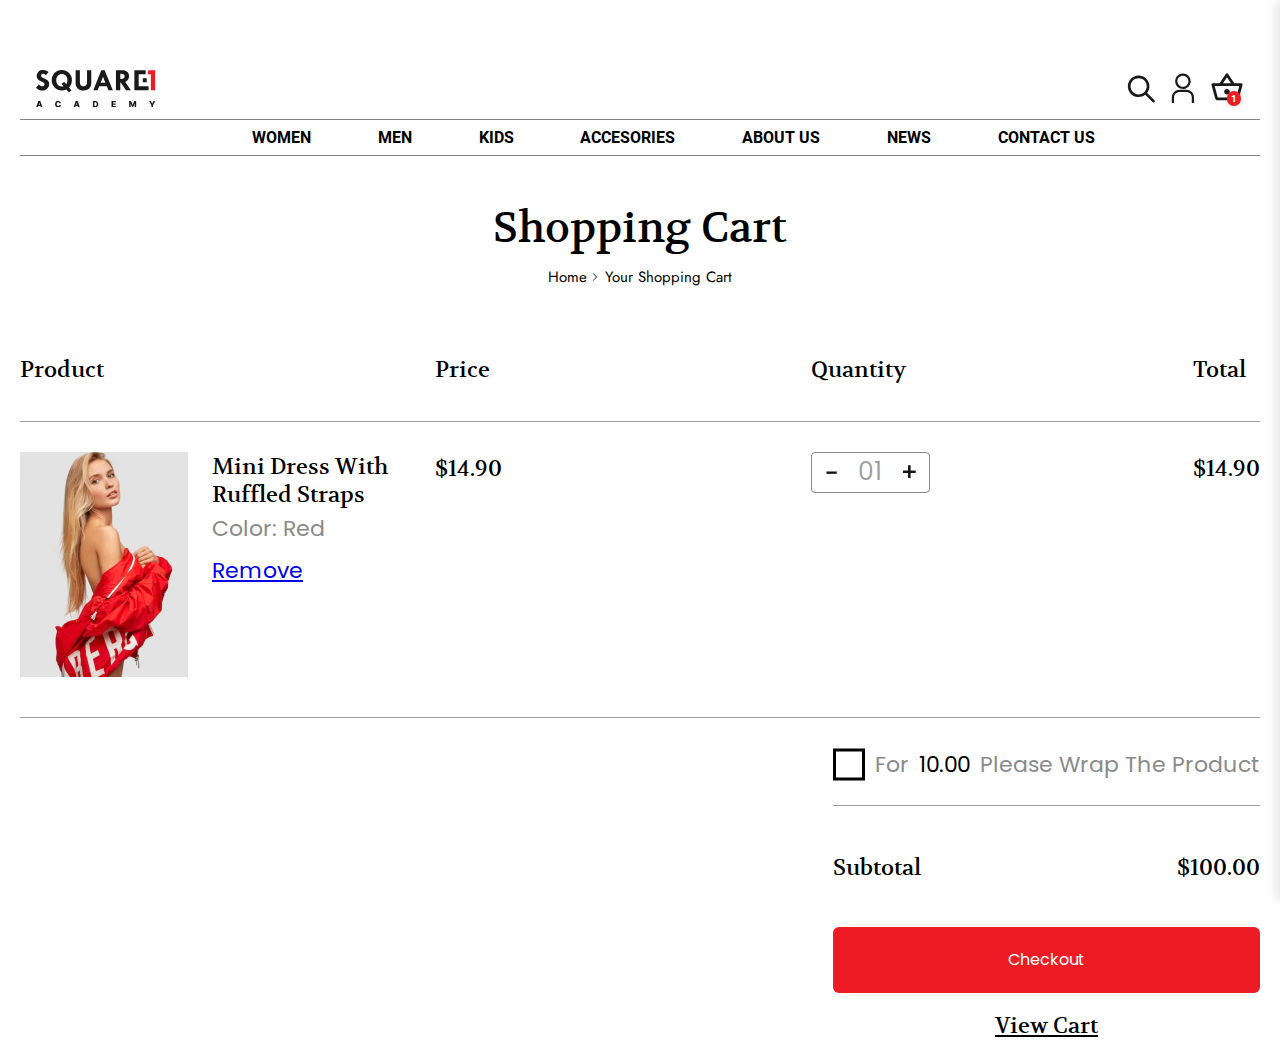
<file: cartpage.html>
<!DOCTYPE html>
<html lang="en">
<head>
    <meta charset="UTF-8">
    <meta name="viewport" content="width=device-width, initial-scale=1.0">
    <title>Cart page</title>
    <link rel="stylesheet" href="/styles/cartpage.css">

</head>
<body>
    <header class="header">
        <div class="top">
            <div>
                <div><img src="/assets/img/svg/Sqlogo.svg" alt="Square Academy Store Logo" width="120" height="37" class="img-logo"></div>
                <div class="icons">
                    <span><img src="/assets/img/svg/lupa.svg" alt="search button"></span>
                    <span class="person"><img src="/assets/img/svg/person.svg" alt="profile button"></span>
                    <div class="dynamic-cart">
                        <span id="open-cart-btn"><img src="/assets/img/svg/shopping_basket.svg" alt="shopping cart button"></span>
                        <span id="cart-count">1</span>
                    </div>
                    <span class="menu-toggle"><img src="/assets/img/svg/menu.svg" alt="menu toggle"></span>
                </div>
            </div>
        </div>
        <nav class="top" id="top-nav">
            <ul>
                <li><div class="person-nav">
                    <img src="/assets/img/svg/person.svg" alt="">
                    <span>MY PROFILE</span>
                </div></li>
                <li><a href="/Shoppage.html"><span>WOMEN</span></a></li>
                <li><span>MEN</span></li>
                <li><span>KIDS</span></li>
                <li><span>ACCESORIES</span></li>
                <li><span>ABOUT US</span></li>
                <li><span>NEWS</span></li>
                <li><span>CONTACT US</span></li>
            </ul>

        </nav>
    </header>
    <main>
        <div class="first-container">
            <section class="intro-content">
                <p class="cart-title">Shopping Cart</p>
                <div class="root">
                    <span>Home</span>
                    <span><img src="/assets/img/svg/iconos/mayor.svg" alt=""></span>
                    <span>Your Shopping Cart</span>
                </div>
            </section>
            <div class="all">
                <table class="desktop-table">
                    <thead>
                        <tr>
                            <th>Product</th>
                            <th>Price</th>
                            <th>Quantity</th>
                            <th>Total</th>
                        </tr>
                    </thead>
                    <tbody>
                        <tr>
                            <td class="product">
                                <img src="/assets/img/cart-image.png" alt="">
                                <div class="product-info">
                                    <p class="principal">Mini Dress With<br>Ruffled Straps</p>
                                    <div class="secondary">
                                        <p>Color: Red</p>
                                        <a href="#" class="btn">Remove</a>
                                    </div>
                                </div>
                            </td>
                            <td>
                                <p>14.90</p>
                            </td>
                            <td>
                                <div class="quantity">
                                <span><img src="/assets/img/svg/iconos/bold-.svg" alt=""></span>
                                <span class="number">01</span>
                                <span><img src="/assets/img/svg/iconos/bold+.svg" alt=""></span>
                                </div>
                            </td>
                            <td>
                                <p>14.90</p>
                            </td>
                        </tr>
                    </tbody>
                </table>
                <table>
                    <div class="mobile-table">
                        <div class="fila">
                            <div class="column1">
                                <div class="header">Product</div>
                                <div class="content">
                                    <div class="product">
                                        <img src="/assets/img/cart-image.png" alt="">
                                        <div class="product-info">
                                            <p class="principal">Mini Dress With<br>Ruffled Straps</p>
                                            <div class="secondary">
                                                <p>Color: Red</p>
                                                <a href="#" class="btn">Remove</a>
                                            </div>
                                        </div>
                                    </div>
                                </div>
                            </div>
                        </div>
                        <div class="fila">
                            <div class="column">
                                <div class="header">Price</div>
                                <div class="content"><p class="price">14.90</p></div>
                            </div>
                        </div>
                        <div class="fila">
                            <div class="column">
                                <div class="header">Quantity</div>
                                <div class="content">
                                    <div class="quantity">
                                        <span><img src="/assets/img/svg/iconos/bold-.svg" alt=""></span>
                                        <span class="number">01</span>
                                        <span><img src="/assets/img/svg/iconos/bold+.svg" alt=""></span>
                                    </div>
                                </div>
                            </div>
                        </div>
                        <div class="fila">
                            <div class="column">
                                <div class="header">Total</div>
                                <div class="content"><p class="price">14.90</p></div>
                            </div>
                        </div>
                    </div>
                </table>
                <section class="bottom">
                    <div class="wrap">
                        <div class="wrap-child">
                            <img src="/assets/img/svg/iconos/check.svg" alt="">
                            <span>For</span>
                            <span>10.00</span>
                            <span>Please Wrap The Product</span>
                        </div>
                    </div>
                    <div class="subtotal">
                        <span>Subtotal</span>
                        <span class="number">100.00</span>
                    </div>
                    <a href="/checkout.html"><button>Checkout</button></a>
                    <a href="">View Cart</a>
                </section>
            </div>
        </div>
    </main>
    <section id="mini-cart">
        <div class="text-primary">
            <div class="first">
                <p>Shopping Cart</p>
                <button id="close-cart-btn"><img src="/assets/img/svg/iconos/Cancel.svg" alt=""></button>
            </div>
            <div class="secondary">
                <span>Buy</span>
                <span><strong>122.35</strong></span>
                <span>More And Get</span>
                <span><strong>Free Shipping</strong></span>
            </div>
        </div>
        <div class="product-sec">
            <img src="/assets/img/cart-image.png" alt="">
            <div class="product-info">
                <p><strong>Denim Jacket</strong></p>
                <p>Color: Red</p>
                <p>14.90</p>
                <div class="quantity">
                    <span><img src="/assets/img/svg/iconos/bold-.svg" alt=""></span>
                    <span class="number">01</span>
                    <span><img src="/assets/img/svg/iconos/bold+.svg" alt=""></span>
                </div>
                
            </div>
        </div>
        <section class="bottom">
            <div class="wrap">
                <div class="wrap-child">
                    <img src="/assets/img/svg/iconos/check.svg" alt="">
                    <span>For</span>
                    <span>10.00</span>
                    <span>Please Wrap The Product</span>
                </div>
            </div>
            <div class="subtotal">
                <span>Subtotal</span>
                <span class="number">100.00</span>
            </div>
            <a href="/checkout.html"><button>Checkout</button></a>
            <a href="">View Cart</a>
        </section>
   </section>
   <script src="/scripts/mini-cart.js"></script>
    <script src="/scripts/menu-toggle.js"></script>
</body>
</html>
</file>
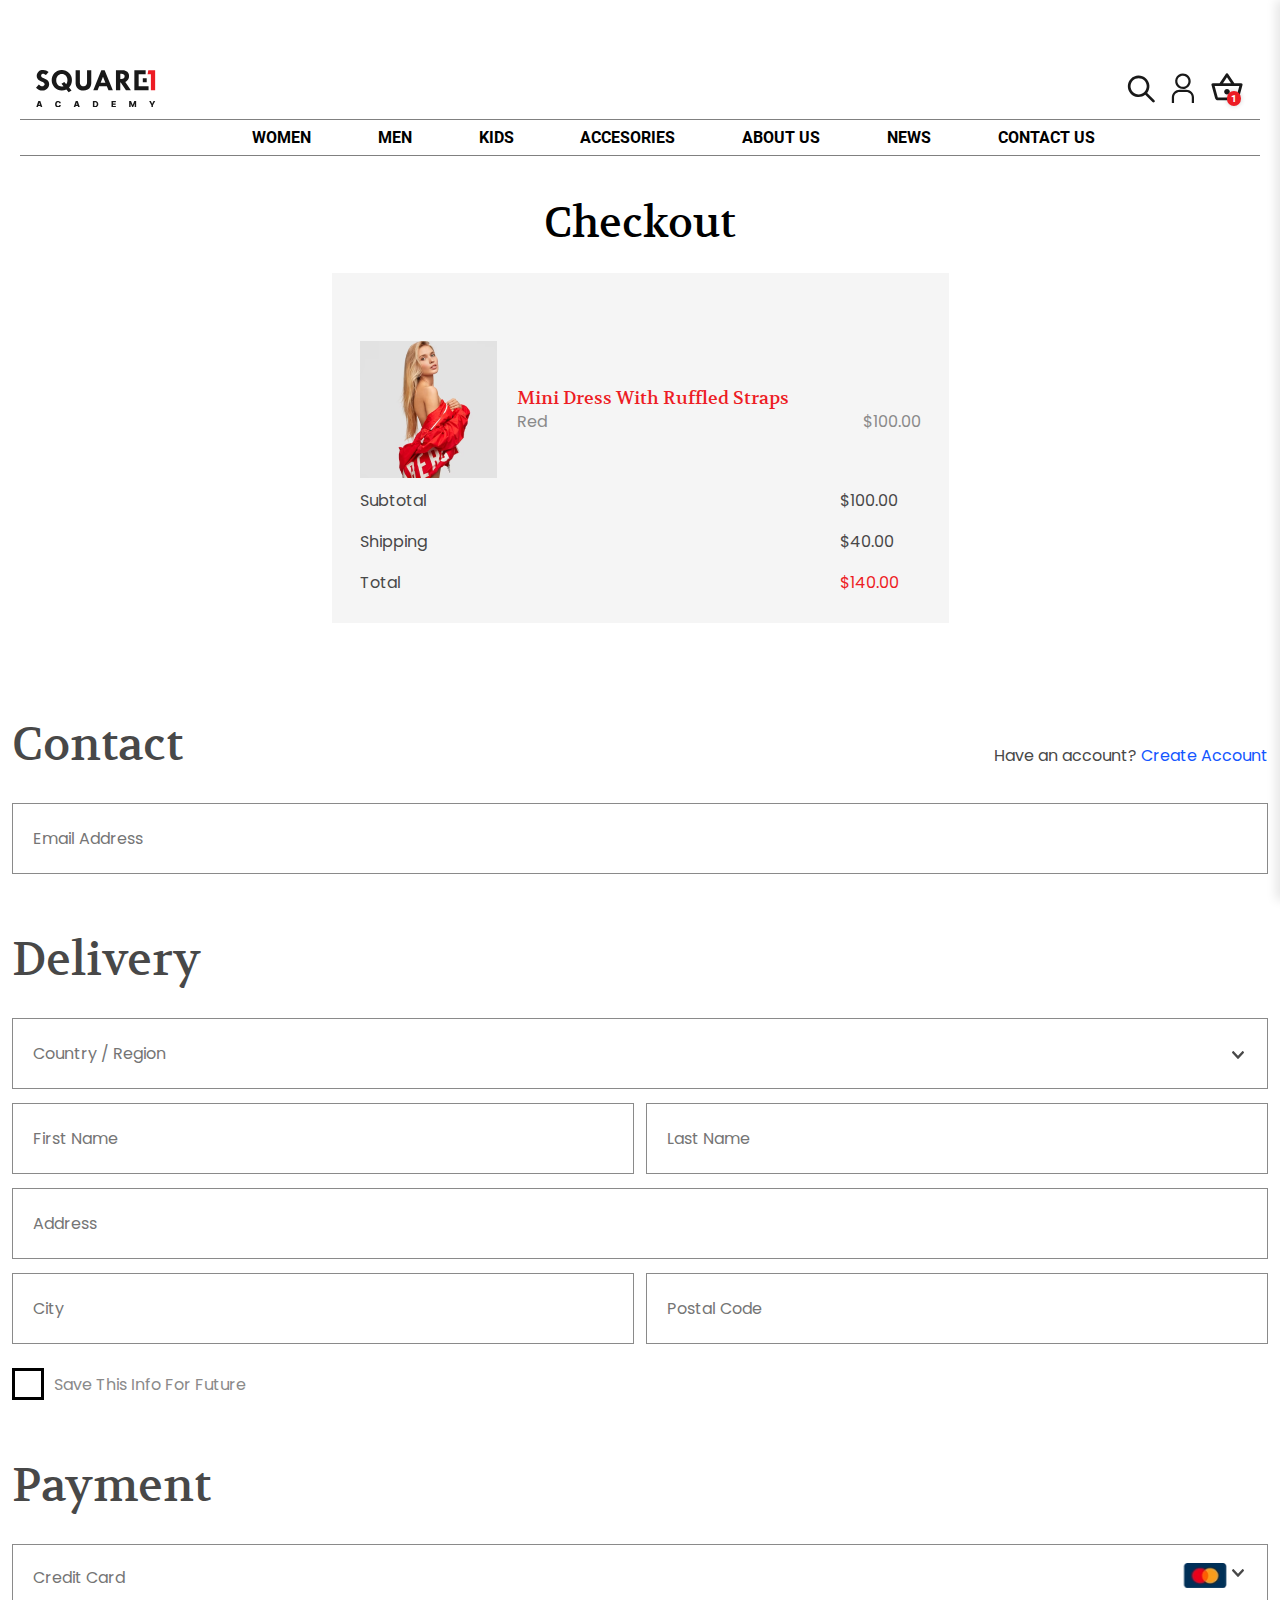
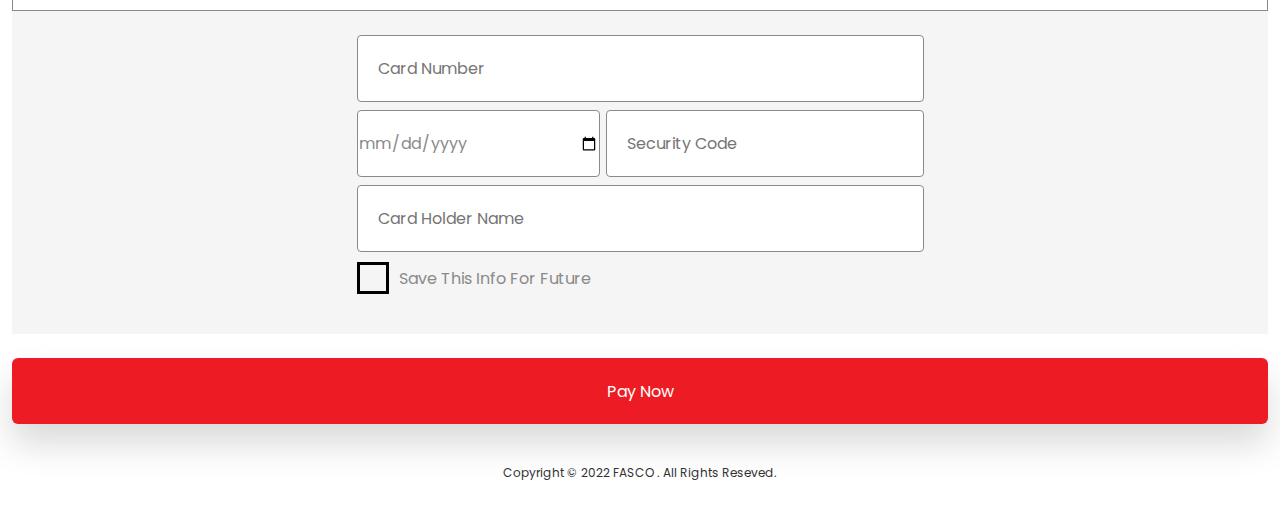
<file: checkout.html>
<!DOCTYPE html>
<html lang="en">
<head>
    <meta charset="UTF-8">
    <meta name="viewport" content="width=device-width, initial-scale=1.0">
    <title>Checkout Page</title>
    <link rel="stylesheet" href="/styles/checkout.css">

</head>
<body>
    <header class="header">
        <div class="top">
            <div>
                <div><img src="/assets/img/svg/Sqlogo.svg" alt="Square Academy Store Logo" width="120" height="37" class="img-logo"></div>
                <div class="icons">
                    <span><img src="/assets/img/svg/lupa.svg" alt="search button"></span>
                    <span class="person"><img src="/assets/img/svg/person.svg" alt="profile button"></span>
                    <div class="dynamic-cart">
                        <span id="open-cart-btn"><img src="/assets/img/svg/shopping_basket.svg" alt="shopping cart button"></span>
                        <span id="cart-count">1</span>
                    </div>
                    <span class="menu-toggle"><img src="/assets/img/svg/menu.svg" alt="menu toggle"></span>
                </div>
            </div>
        </div>
        <nav class="top" id="top-nav">
            <ul>
                <li><div class="person-nav">
                    <img src="/assets/img/svg/person.svg" alt="">
                    <span>MY PROFILE</span>
                </div></li>
                <li><a href="/Shoppage.html"><span>WOMEN</span></a></li>
                <li><span>MEN</span></li>
                <li><span>KIDS</span></li>
                <li><span>ACCESORIES</span></li>
                <li><span>ABOUT US</span></li>
                <li><span>NEWS</span></li>
                <li><span>CONTACT US</span></li>
            </ul>
        </nav>
    </header>
    <main>
        <div class="div-container">
            <p class="general-title">Checkout</p>
            <div class="checkout-form">
                <div class="contact">
                    <div class="contact-txt">
                        <span class="primary-title">Contact</span>
                        <div class="secondary-txt">
                            <span>Have an account?</span>
                            <a href="#" class="create">Create Account</a>
                        </div>
                    </div>
                    <input type="text" name="email" id="email" placeholder="Email Address">
                </div>
                <div class="delivery">
                    <p class="primary-title">Delivery</p>
                    <div class="delivery-form">
                        <div class="country-input">
                            <input type="text" name="country" id="country" placeholder="Country / Region">
                            <span><img src="/assets/img/svg/iconos/despli.svg" alt=""></span>
                        </div>
                        <input type="text" name="firstName" id="firstName" placeholder="First Name">
                        <input type="text" name="lastName" id="lastName" placeholder="Last Name">
                        <input type="text" name="address" id="address" placeholder="Address">
                        <input type="text" name="city" id="city" placeholder="City">
                        <input type="text" name="postalCode" id="postalCode" placeholder="Postal Code">
                    </div>
                    <div class="save-info">
                        <img src="/assets/img/svg/iconos/check.svg" alt="">
                        <span>Save This Info For Future</span>
                    </div>
                </div>
                <div class="payment">
                    <p class="primary-title">Payment</p>
                    <div class="global">
                        <div class="credit-card">
                            <input type="text" name="card" id="card" placeholder="Credit Card">
                            <div class="card-img">
                                <span><img src="/assets/img/svg/iconos/card.png" alt=""></span>
                                <span><img src="/assets/img/svg/iconos/despli.svg" alt=""></span>
                            </div>
                        </div>
                        <div class="payment-container">
                            <div class="card-form">
                                <input type="number" name="cardNumber" id="cardNumber" placeholder="Card Number">
                                <input type="date" name="expirationDate" id="expirationDate" placeholder="Expiration Date">
                                <input type="number" name="securityCode" id="secuirityCode" placeholder="Security Code">
                                <input type="text" name="cardHolder" id="cardHolder" placeholder="Card Holder Name">
                            </div>
                            <div class="save-info">
                                <img src="/assets/img/svg/iconos/check.svg" alt="">
                                <span>Save This Info For Future</span>
                            </div>
                        
                        </div>
                    </div>
                    <button class="pay">Pay Now</button>
                    <footer>Copyright © 2022 FASCO . All Rights Reseved.</footer>
                   
                </div>
            </div>
            <div class="calculated">
               <div class="total-box">
                <div class="product">
                    <img src="/assets/img/mini.png" alt="">
                    <div class="prod-info">
                        <figcaption>Mini Dress With Ruffled Straps</figcaption>
                        <div class="calculated-info">
                            <span>Red</span>
                            <span>100.00</span>
                        </div>
                    </div>
                </div>
                <div class="cal-total">
                    <div class="cal-subtotal">
                        <span>Subtotal</span>
                        <span>100.00</span>
                    </div>
                    <div class="shipping">
                        <span>Shipping</span>
                        <span>40.00</span>
                    </div>
                    <div class="total">
                        <span>Total</span>
                        <span>140.00</span>
                    </div>
                </div>
               </div>
            </div>
            
        </div>
    </main>
    <section id="mini-cart">
        <div class="text-primary">
            <div class="first">
                <p>Shopping Cart</p>
                <button id="close-cart-btn"><img src="/assets/img/svg/iconos/Cancel.svg" alt=""></button>
            </div>
            <div class="secondary">
                <span>Buy</span>
                <span><strong>122.35</strong></span>
                <span>More And Get</span>
                <span><strong>Free Shipping</strong></span>
            </div>
        </div>
        <div class="product-sec">
            <img src="/assets/img/cart-image.png" alt="">
            <div class="product-info">
                <p><strong>Denim Jacket</strong></p>
                <p>Color: Red</p>
                <p>14.90</p>
                <div class="quantity">
                    <span><img src="/assets/img/svg/iconos/bold-.svg" alt=""></span>
                    <span class="number">01</span>
                    <span><img src="/assets/img/svg/iconos/bold+.svg" alt=""></span>
                </div>
                
            </div>
        </div>
        <section class="bottom">
            <div class="wrap">
                <div class="wrap-child">
                    <img src="/assets/img/svg/iconos/check.svg" alt="">
                    <span>For</span>
                    <span>10.00</span>
                    <span>Please Wrap The Product</span>
                </div>
            </div>
            <div class="subtotal">
                <span>Subtotal</span>
                <span class="number">100.00</span>
            </div>
            <button>Checkout</button>
            <a href="/cartpage.html">View Cart</a>
        </section>
   </section>
    <script src="/scripts/mini-cart.js"></script>
    <script src="/scripts/menu-toggle.js"></script>
</body>
</html>
</file>
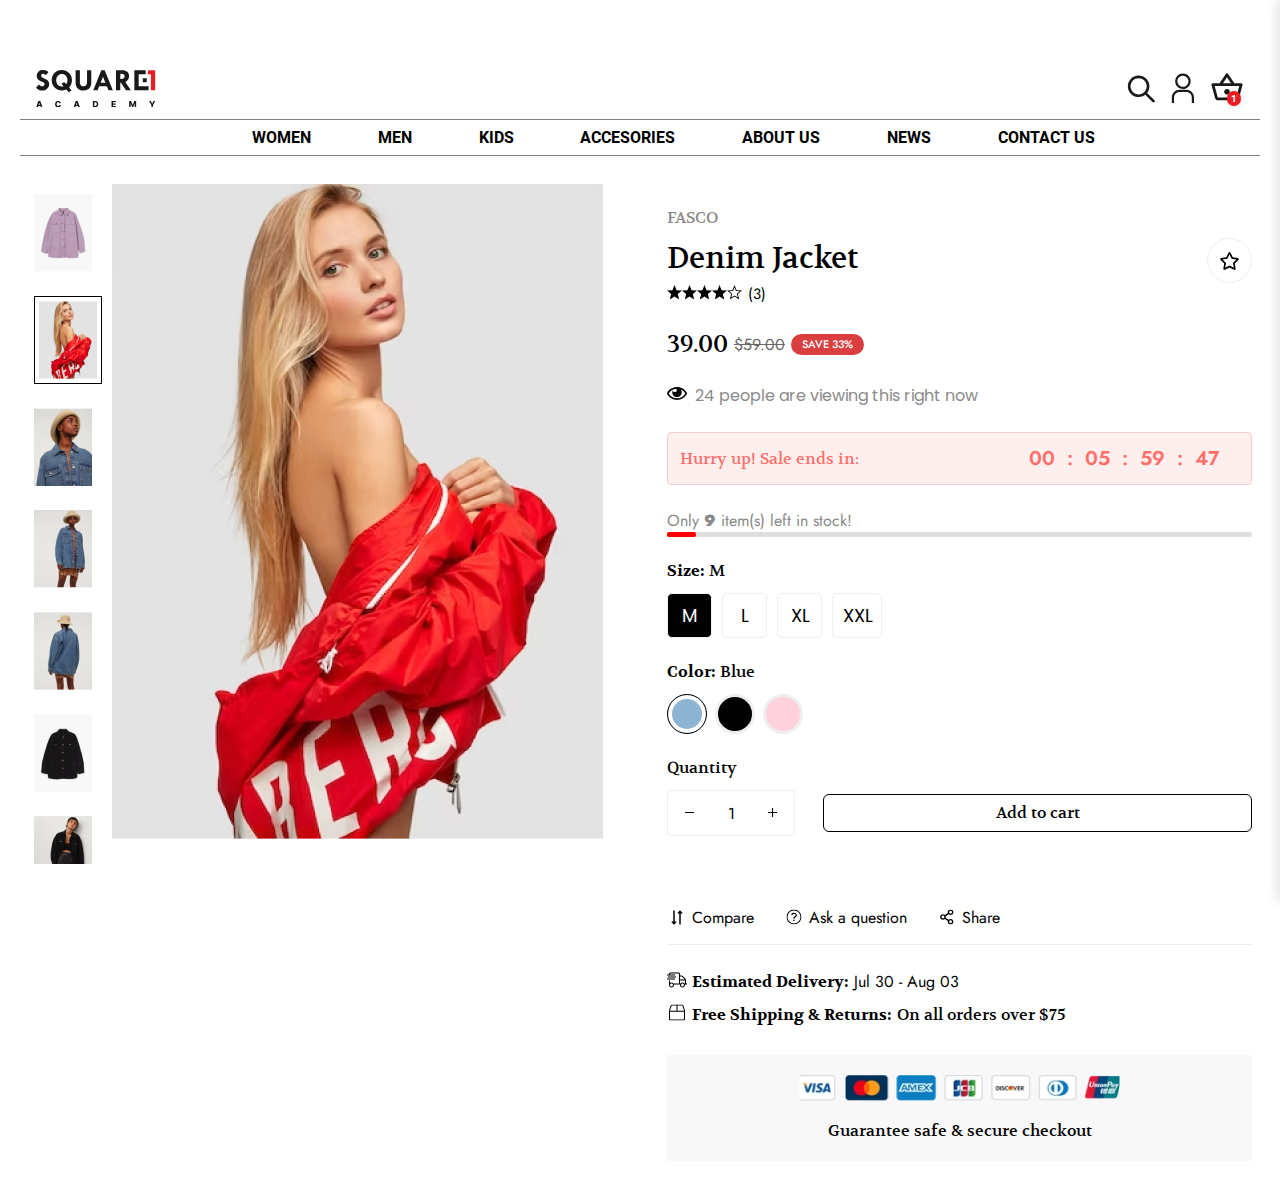
<file: productpage.html>
<!DOCTYPE html>
<html lang="en">
<head>
    <meta charset="UTF-8">
    <meta name="viewport" content="width=device-width, initial-scale=1.0">
    <title>Product page</title>
    <link rel="stylesheet" href="/styles/productpage.css">

</head>
<body>
    <header class="header">
        <div class="top">
            <div>
                <div><img src="/assets/img/svg/Sqlogo.svg" alt="Square Academy Store Logo" width="120" height="37" class="img-logo"></div>
                <div class="icons">
                    <span><img src="/assets/img/svg/lupa.svg" alt="search button"></span>
                    <span class="person"><img src="/assets/img/svg/person.svg" alt="profile button"></span>
                    <div class="dynamic-cart">
                        <span id="open-cart-btn"><img src="/assets/img/svg/shopping_basket.svg" alt="shopping cart button"></span>
                        <span id="cart-count">1</span>
                    </div>
                    <span class="menu-toggle"><img src="/assets/img/svg/menu.svg" alt="menu toggle"></span>
                </div>
            </div>
        </div>
        <nav class="top" id="top-nav">
            <ul>
                <li><div class="person-nav">
                    <img src="/assets/img/svg/person.svg" alt="">
                    <span>MY PROFILE</span>
                </div></li>
                <li><a href="/Shoppage.html"><span>WOMEN</span></a></li>
                <li><span>MEN</span></li>
                <li><span>KIDS</span></li>
                <li><span>ACCESORIES</span></li>
                <li><span>ABOUT US</span></li>
                <li><span>NEWS</span></li>
                <li><span>CONTACT US</span></li>
            </ul>

        </nav>
    </header>
    <main>
        <div class="main-info">
            <section class="images">
                <div class="angle">
                    <img src="/assets/img/shop/pic1.png" alt="">
                    <img src="/assets/img/shop/pic7.png" alt="">
                    <img src="/assets/img/shop/pic2.png" alt="">
                    <img src="/assets/img/shop/pic3.png" alt="">
                    <img src="/assets/img/shop/pic4.png" alt="">
                    <img src="/assets/img/shop/pic5.png" alt="">
                    <img src="/assets/img/shop/pic6.png" alt="">
                </div>
            </section>
            <section class="main-img">
                <span class="product"><img src="/assets/img/shop/main.png" alt=""></span>
            </section>
        </div>
        <section class="info">
            <div class="text">
                <span>FASCO</span>
            </div>
            <div class="score">
                <div class="article">
                    <span>Denim Jacket</span>
                    <button><img src="/assets/img/svg/iconos/favorite.svg" alt=""></button>
                </div>
                <div class="article-score">
                    <span class="points"><img src="/assets/img/svg/iconos/points.svg" alt=""></span>
                    <span class="number">(3)</span>
                </div>
            </div>
            <div class="discount-info">
                <span class="price">39.00</span>
                <span class="discount">59.00</span>
                <span class="save"><p>SAVE 33%</p></span>
            </div>
            <div class="views">
                <span><img src="/assets/img/svg/iconos/views.svg" alt=""></span>
                <span class="rn-views">24 people are viewing this right now</span>
            </div>
            <div class="timing">
                <span class="txt">Hurry up! Sale ends in:</span>
                <div class="hours">
                    
                        <span class="number">00</span>
                        <span class="number">:</span>
                        <span class="number">05</span>
                        <span class="number">:</span>
                        <span class="number">59</span>
                        <span class="number">:</span>
                        <span class="number">47</span>
                </div>
            </div>
            <div class="item">
                <span class="stock">Only <strong>9</strong> item(s) left in stock!</span>
                <div class="line">
                    <span class="grey" style="color:#DEDEDE;">
                        <span class="red" style="color: #EF2D2D;"></span>
                    </span>
                </div>
            </div>
            <div class="details">
                <div class="product-details">
                    <div class="size-info">
                        <div>
                            <span class="txt"><strong>Size:</strong></span>
                        <span class="second-txt">M</span>
                        </div>
                        <div class="sizes">
                            <button class="selected">M</button>
                            <button class="size">L</button>
                            <button class="size">XL</button>
                            <button class="size">XXL</button>
                        </div>
                    </div>
                    <div class="color-info">
                        <div>
                            <span class="txt"><strong>Color:</strong></span>
                            <span class="second-txt">Blue</span>
                        </div>
                        <div class="det-colors">
                            <span class="selected" style= "color: #8DB4D2;"></span>
                            <span style="color: #000000;"></span>
                            <span style="color: #FFD1DC;"></span>
                        </div>
                    </div>
                </div>
                <div class="quantity-info">
                    <span class="second-txt">Quantity</span>
                    <div class="quantifier-cart">
                        <div class="quantifier">
                            <span><img src="/assets/img/svg/iconos/-.svg" alt=""></span>
                            <span>1</span>
                            <span><img src="/assets/img/svg/iconos/+.svg" alt=""></span>
                        </div>
                        <button class="add-cart">Add to cart</button>
                    </div>
                </div>
                <div class="actions-info">
                    <div class="compare">
                        <button><img src="/assets/img/svg/iconos/compare.svg" alt=""></button>
                        <span>Compare</span>
                    </div>
                    <div class="question">
                        <button><img src="/assets/img/svg/iconos/question.svg" alt=""></button>
                        <span>Ask a question</span>
                    </div>
                    <div class="share">
                        <button><img src="/assets/img/svg/iconos/share.svg" alt=""></button>
                        <span>Share</span>
                    </div>
                </div>
                <div class="delivery-info">
                    <div class="estimated">
                        <span><img src="/assets/img/svg/iconos/delivery.svg" alt=""></span>
                        <span>Estimated Delivery:</span>
                        <span class="date">Jul 30 - Aug 03</span>
                    </div>
                    <div class="free">
                        <span><img src="/assets/img/svg/iconos/free.svg" alt=""></span>
                        <span>Free Shipping & Returns:</span>
                        <span class="over">On all orders over $75</span>
                    </div>
                </div>
            </div>
            <script src="scripts/menu-toggle.js"></script>
            <footer>
                <img src="/assets/img/cards.png" alt="">
                <p>Guarantee safe & secure checkout</p>
            </footer>
        </section>
    </main>
    <section id="mini-cart">
        <div class="text-primary">
            <div class="first">
                <p>Shopping Cart</p>
                <button id="close-cart-btn"><img src="/assets/img/svg/iconos/Cancel.svg" alt=""></button>
            </div>
            <div class="secondary">
                <span>Buy</span>
                <span><strong>122.35</strong></span>
                <span>More And Get</span>
                <span><strong>Free Shipping</strong></span>
            </div>
        </div>
        <div class="product-sec">
            <img src="/assets/img/cart-image.png" alt="">
            <div class="product-info">
                <p><strong>Denim Jacket</strong></p>
                <p>Color: Red</p>
                <p>14.90</p>
                <div class="quantity">
                    <span><img src="/assets/img/svg/iconos/bold-.svg" alt=""></span>
                    <span class="number">01</span>
                    <span><img src="/assets/img/svg/iconos/bold+.svg" alt=""></span>
                </div>
                
            </div>
        </div>
        <section class="bottom">
            <div class="wrap">
                <div class="wrap-child">
                    <img src="/assets/img/svg/iconos/check.svg" alt="">
                    <span>For</span>
                    <span>10.00</span>
                    <span>Please Wrap The Product</span>
                </div>
            </div>
            <div class="subtotal">
                <span>Subtotal</span>
                <span class="number">100.00</span>
            </div>
            <button>Checkout</button>
            <a href="/cartpage.html">View Cart</a>
        </section>
   </section>
   <script src="/scripts/mini-cart.js"></script>
    <script src="/scripts/menu-toggle.js"></script>
</body>
</html>
</file>
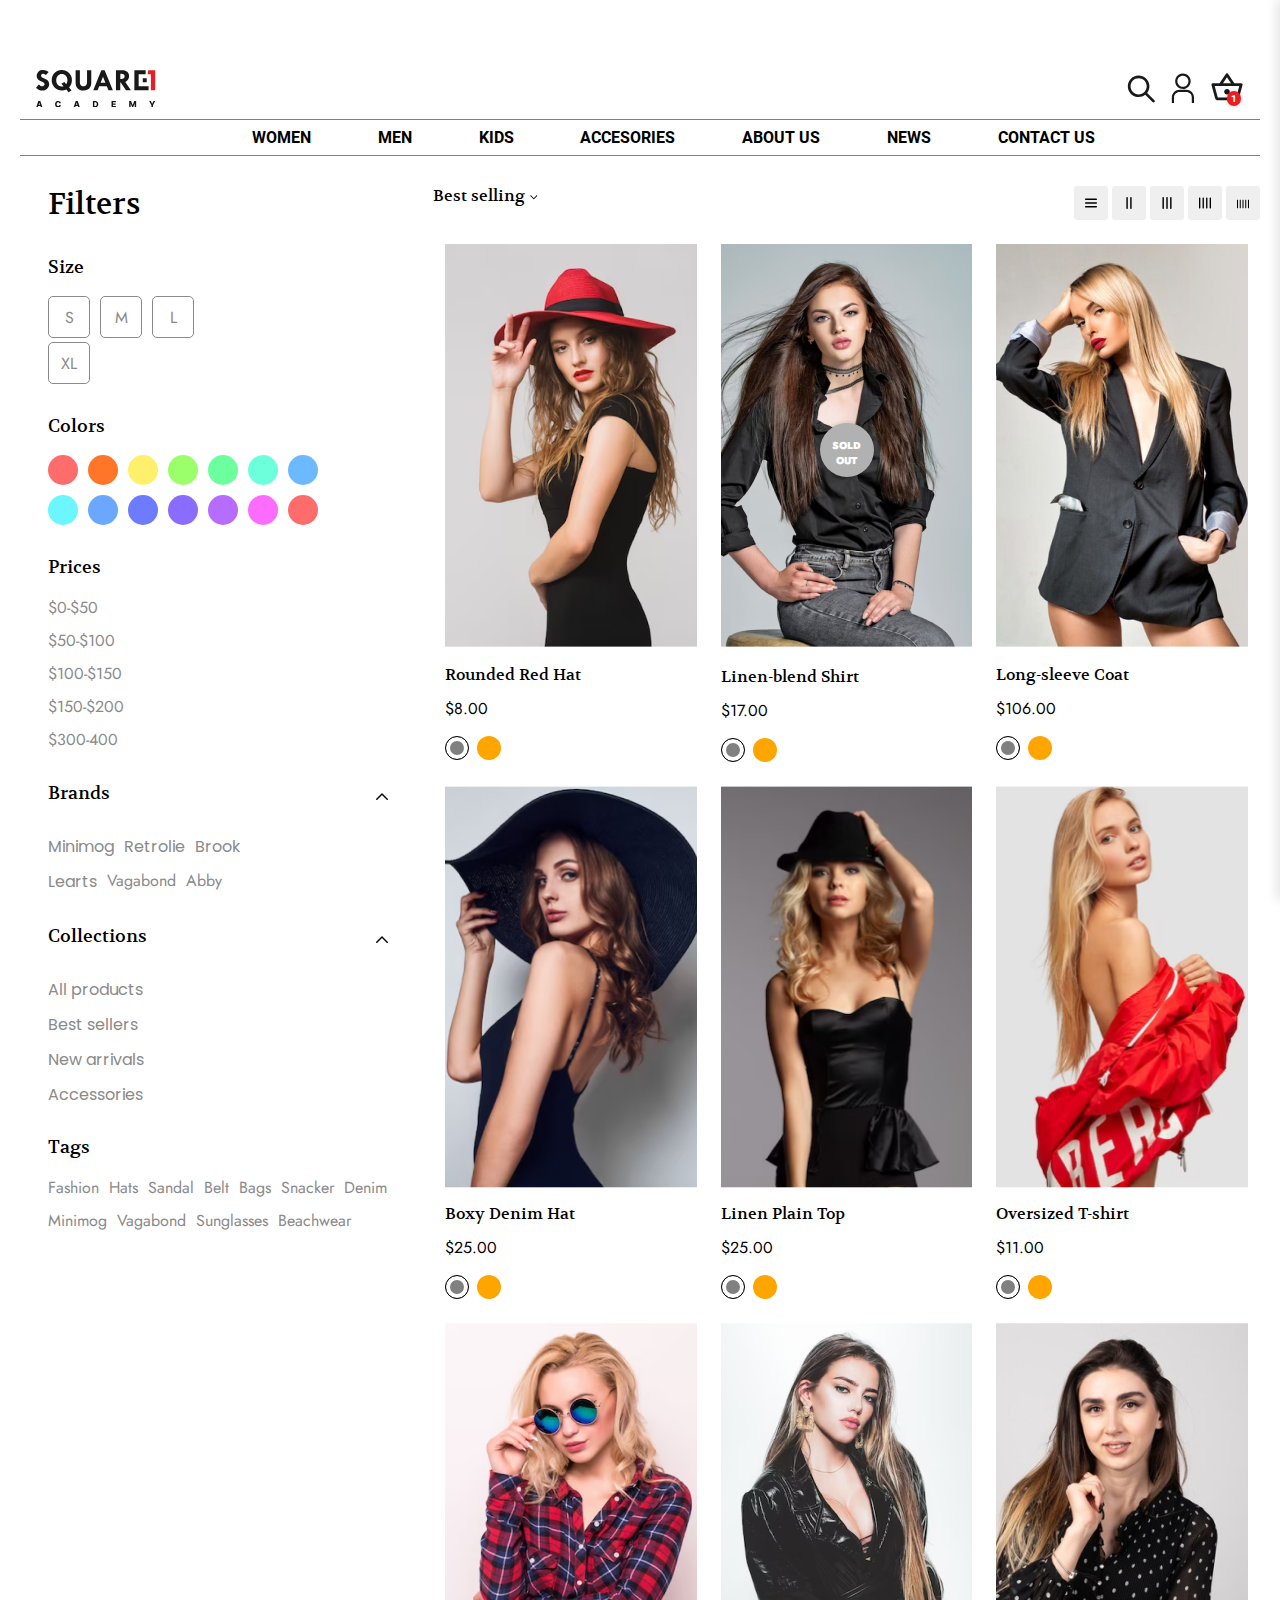
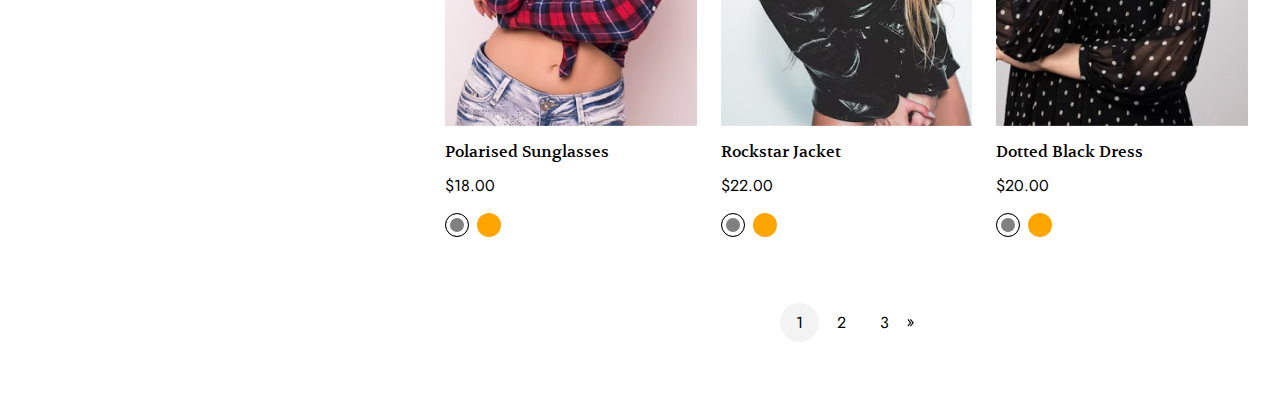
<file: Shoppage.html>
<!DOCTYPE html>
<html lang="en">
<head>
    <meta charset="UTF-8">
    <meta name="viewport" content="width=device-width, initial-scale=1.0">
    <title>Shop page</title>
    <link rel="stylesheet" href="/styles/shopage.css">

</head>
<body>
    <header class="header">
        <div class="top">
            <div>
                <div><img src="/assets/img/svg/Sqlogo.svg" alt="Square Academy Store Logo" width="120" height="37" class="img-logo"></div>
                <div class="icons">
                    <span><img src="/assets/img/svg/lupa.svg" alt="search button"></span>
                    <span class="person"><img src="/assets/img/svg/person.svg" alt="profile button"></span>
                    <div class="dynamic-cart">
                        <span id="open-cart-btn"><img src="/assets/img/svg/shopping_basket.svg" alt="shopping cart button"></span>
                        <span id="cart-count">1</span>
                    </div>
                    <span class="menu-toggle"><img src="/assets/img/svg/menu.svg" alt="menu toggle"></span>
                </div>
            </div>
        </div>
        <nav class="top" id="top-nav">
            <ul>
                <li><div class="person-nav">
                    <img src="/assets/img/svg/person.svg" alt="">
                    <span>MY PROFILE</span>
                </div></li>
                <li><a href="/Shoppage.html"><span>WOMEN</span></a></li>
                <li><span>MEN</span></li>
                <li><span>KIDS</span></li>
                <li><span>ACCESORIES</span></li>
                <li><span>ABOUT US</span></li>
                <li><span>NEWS</span></li>
                <li><span>CONTACT US</span></li>
            </ul>
    </nav>
    </header>
   <main>
        <aside id="fil">
            <span class="filters">Filters</span>
            <div class="size">
                <span class="title">Size</span>
                <div class="size-buttons">
                <button>S</button>
                <button>M</button>
                <button>L</button>
                <button>XL</button>
                </div>
            </div>
            <div class="colors">
                <span class="title">Colors</span>
                <div class="color">
                    <span style="color: #FF6C6C;"></span>
                    <span style="color: #FF7629;"></span>
                    <span style="color: #FFF06C;"></span>
                    <span style="color: #9BFF6C;"></span>
                    <span style="color: #6CFF9E;"></span>
                    <span style="color: #6CFFDC;"></span>
                    <span style="color: #6CB9FF;"></span>
                    <span style="color: #6CF6FF;"></span>
                    <span style="color: #6CA7FF;"></span>
                    <span style="color: #6C7BFF;"></span>
                    <span style="color: #8A6CFF;"></span>
                    <span style="color: #B66CFF;"></span>
                    <span style="color: #FC6CFF;"></span>
                    <span style="color: #FF6C6C;"></span>
                </div>
            </div>
            <div class="prices">
                <span class="title">Prices</span>
                <ul class="price-range">
                    <li>$0-$50</li>
                    <li>$50-$100</li>
                    <li>$100-$150</li>
                    <li>$150-$200</li>
                    <li>$300-400</li>
                </ul>
            </div>
            <div class="brands">
                <div class="down">
                    <span class="title">Brands</span>
                    <button><img src="/assets/img/svg/iconos/arrow-down.svg.svg" alt=""></button>
                </div>
                <ul class="brand">
                    <li class="font-1">Minimog</li>
                    <li class="font-1">Retrolie</li>
                    <li class="font-1">Brook</li>
                    <li class="font-1">Learts</li>
                    <li class="font-2">Vagabond</li>
                    <li class="font-2">Abby</li>
                </ul>
            </div>
            <div class="collections">
                <div class="down">
                    <span class="title">Collections</span>
                    <button><img src="/assets/img/svg/iconos/arrow-down.svg.svg" alt=""></button>
                </div>
                <ul class="collection">
                    <li>All products</li>
                    <li>Best sellers</li>
                    <li>New arrivals</li>
                    <li>Accessories</li>
                </ul>
            </div>
            <div class="tags">
                <span class="title">Tags</span>
                <ul class="tag">
                    <li>Fashion</li>
                    <li>Hats</li>
                    <li>Sandal</li>
                    <li>Belt</li>
                    <li>Bags</li>
                    <li>Snacker</li>
                    <li>Denim</li>
                    <li>Minimog</li>
                    <li>Vagabond</li>
                    <li>Sunglasses</li>
                    <li>Beachwear</li>
                </ul>
            </div>
        </aside>
        <section>
            <div class="choose">
                <div class="best-sell">
                    <span>Best selling</span>
                    <span><img src="/assets/img/svg/iconos/display.svg" alt=""></span>
                </div>
                <div class="fil-icon">
                    <button class="filter-tag"><img src="/assets/img/svg/iconos/filter-solid.svg" alt=""></button>
                </div>
                <div class="format">
                    <button class="format-option"><img src="/assets/img/svg/iconos/horizontal1.svg" alt=""></button>
                    <button class="format-option"><img src="/assets/img/svg/iconos/vertical1.svg" alt=""></button>
                    <button class="format-option"><img src="/assets/img/svg/iconos/vertical2.svg" alt=""></button>
                    <button class="format-option"><img src="/assets/img/svg/iconos/vertical3.svg" alt=""></button>
                    <button class="format-option"><img src="/assets/img/svg/iconos/vertical4.svg" alt=""></button>
                </div>
            </div>
            <div class="shop-cards">
                <div class="shop-card">
                    <div class="shop-img">
                        <img src="/assets/img/shop/imagen1.png" alt="">
                    </div>
                    <div class="card-content">
                       <p class="product-name">Rounded Red Hat</p> 
                       <span class="price">8.00</span>
                       <div class="variations">
                        <span style="color: grey;"></span>
                        <span style="color: orange;"></span>
                       </div>
                    </div>
                </div>
                <div class="shop-card">
                    <div class="shop-img">
                        <div class="soldout">
                            <span><img src="/assets/img/shop/imagen2.png" alt=""></span>
                            <span id="sold"><p>SOLD OUT</p></span>
                        </div>
                    </div>
                    <div class="card-content">
                       <p class="product-name">Linen-blend Shirt</p> 
                       <span class="price">17.00</span>
                       <div class="variations">
                        <span style="color: grey;"></span>
                        <span style="color: orange;"></span>
                       </div>
                    </div>
                </div>
                <div class="shop-card">
                    <div class="shop-img">
                        <img src="/assets/img/shop/imagen3.png" alt="">
                    </div>
                    <div class="card-content">
                       <p class="product-name">Long-sleeve Coat</p> 
                       <span class="price">106.00</span>
                       <div class="variations">
                        <span style="color: grey;"></span>
                        <span style="color: orange;"></span>
                       </div>
                    </div>
                </div>
                <div class="shop-card">
                    <div class="shop-img">
                        <img src="/assets/img/shop/imagen4.png" alt="">
                    </div>
                    <div class="card-content">
                       <p class="product-name">Boxy Denim Hat</p> 
                       <span class="price">25.00</span>
                       <div class="variations">
                        <span style="color: grey;"></span>
                        <span style="color: orange;"></span>
                       </div>
                    </div>
                </div>
                <div class="shop-card">
                    <div class="shop-img">
                        <img src="/assets/img/shop/imagen5.png" alt="">
                    </div>
                    <div class="card-content">
                       <p class="product-name">Linen Plain Top</p> 
                       <span class="price">25.00</span>
                       <div class="variations">
                        <span style="color: grey;"></span>
                        <span style="color: orange;"></span>
                       </div>
                    </div>
                </div>
                <div class="shop-card">
                    <div class="shop-img">
                        <img src="/assets/img/shop/imagen6.png" alt="">
                    </div>
                    <div class="card-content">
                       <a href="/productpage.html"><p class="product-name">Oversized T-shirt</p> </a>
                       <span class="price">11.00</span>
                       <div class="variations">
                        <span style="color: grey;"></span>
                        <span style="color: orange;"></span>
                       </div>
                    </div>
                </div>
                <div class="shop-card">
                    <div class="shop-img">
                        <img src="/assets/img/shop/imagen7.png" alt="">
                    </div>
                    <div class="card-content">
                       <p class="product-name">Polarised Sunglasses</p> 
                       <span class="price">18.00</span>
                       <div class="variations">
                        <span style="color: grey;"></span>
                        <span style="color: orange;"></span>
                       </div>
                    </div>
                </div>
                <div class="shop-card">
                    <div class="shop-img">
                        <img src="/assets/img/shop/imagen8.png" alt="">
                    </div>
                    <div class="card-content">
                       <p class="product-name">Rockstar Jacket</p> 
                       <span class="price">22.00</span>
                       <div class="variations">
                        <span style="color: grey;"></span>
                        <span style="color: orange;"></span>
                       </div>
                    </div>
                </div>
                <div class="shop-card">
                    <div class="shop-img">
                        <img src="/assets/img/shop/imagen9.png" alt="">
                    </div>
                    <div class="card-content">
                       <p class="product-name">Dotted Black Dress</p> 
                       <span class="price">20.00</span>
                       <div class="variations">
                        <span style="color: grey;"></span>
                        <span style="color: orange;"></span>
                       </div>
                    </div>
                </div>
            </div>
            <div class="page-number">
                <button class="selected">1</button>
                <button>2</button>
                <button>3</button>
                <span><img src="/assets/img/svg/iconos/next.svg" alt=""></span>
            </div>
        </section>
   </main>
   <section id="mini-cart">
    <div class="text-primary">
        <div class="first">
            <p>Shopping Cart</p>
            <button id="close-cart-btn"><img src="/assets/img/svg/iconos/Cancel.svg" alt=""></button>
        </div>
        <div class="secondary">
            <span>Buy</span>
            <span><strong>122.35</strong></span>
            <span>More And Get</span>
            <span><strong>Free Shipping</strong></span>
        </div>
    </div>
    <div class="product-sec">
        <img src="/assets/img/cart-image.png" alt="">
        <div class="product-info">
            <p><strong>Denim Jacket</strong></p>
            <p>Color: Red</p>
            <p>14.90</p>
            <div class="quantity">
                <span><img src="/assets/img/svg/iconos/bold-.svg" alt=""></span>
                <span class="number">01</span>
                <span><img src="/assets/img/svg/iconos/bold+.svg" alt=""></span>
            </div>
            
        </div>
    </div>
    <section class="bottom">
        <div class="wrap">
            <div class="wrap-child">
                <img src="/assets/img/svg/iconos/check.svg" alt="">
                <span>For</span>
                <span>10.00</span>
                <span>Please Wrap The Product</span>
            </div>
        </div>
        <div class="subtotal">
            <span>Subtotal</span>
            <span class="number">100.00</span>
        </div>
        <button>Checkout</button>
        <a href="/cartpage.html">View Cart</a>
    </section>
</section>
   <script src="/scripts/mini-cart.js"></script>
   <script src="./scripts/filters.js"></script>
   <script src="./scripts/menu-toggle.js"></script>
</body>
</html>
</file>
<file: styles/cartpage.css>
@import "/styles/index.css";
@import "/styles/sq1.css";

body{
    padding-left: 20px;
    padding-right: 20px;
    padding-bottom: 20px;
}

.first-container {
    display: flex;
    flex-direction: column;
    align-items: center;
    width: 100%;
}

.all {
    display: flex;
    flex-direction: column;
    max-width: max-content;
    
}

.intro-content{
    display: grid;
    justify-content: center;
    justify-items: center;
    row-gap: 12px;
    margin-top: 45px;
    margin-bottom: 65px;
}

.intro-content .root{
    font-family: Jost;
    font-size: 15px;
}

.intro-content .cart-title{
    font-family: Volkhov;
    font-size: 42px;
}



.desktop-table {
    margin: 0 auto;
    border-collapse: collapse; 
    width: 100%;
}

.mobile-table{
    display: none;
    width: 100%;
}
.mobile-table  .header{
    height: 50px;
}
.mobile-table .column{
    display: flex;
}
.mobile-table .column1{
    margin-bottom: 10px;
}
.desktop-table th,
.mobile-table .header{
    font-family: Volkhov;
    font-weight: 400;
    font-size: 22px;
    line-height: 32px;
}

.desktop-table th{
    height: 68px;
}

.desktop-table thead tr th{
    text-align: left;
    vertical-align: top;
}

.desktop-table tbody tr{
    border-top: 1px solid var(--separate_line);
    border-bottom: 1px solid var(--separate_line);
}

.desktop-table tbody tr > td:nth-child(-n+3){
    text-align: left;
    vertical-align: top;
    width: 415px;
    padding-top: 30px;
    padding-bottom: 40px;
    padding-right: 45px;
}

main table tbody tr > td:last-child{
    vertical-align: top;
    padding-top: 30px;
}

.product{
 display: grid;
 grid-template-columns: 1fr 1fr;
 column-gap: 14px;
}

.product .product-info  .principal{
    font-family: Volkhov;
    font-size: 22px;
    line-height: 28.38px;
}

.product .secondary{
    font-family: Poppins;
    font-size: 22px;
    line-height: 42px;
    color: var(--ghost_color);
    border: none;
    outline: none;
}

.product .secondary .btn:active, .btn:focus, .btn:hover, .btn:visited{
    color: var(--ghost_color);
    border: none;
    outline: none;
}

.desktop-table tbody tr > td:nth-child(2),
.desktop-table tbody tr > td:nth-child(4),
.mobile-table .content .price{
    font-family: Volkhov;
    font-size: 22px;
    line-height: 32px;
    
}

main table tbody tr > td:nth-child(2) p::before,
main table tbody tr > td:nth-child(4) p::before,
.mobile-table .content .price::before{
    content: "$";
}

main table tbody tr .quantity,
.mobile-table .content .quantity{
    display: grid;
    grid-template-columns: repeat(3, 1fr);
    font-family: Poppins;
    color: var(--separate_line);
    font-size: 25.02px;
    width: 119px;
    height: 41.3px;
    place-items: center;
    border-radius: 4px;
    border: 1px solid var(--medium_grey);
    
}

main table tbody tr .quantity > span:first-child,
main table tbody tr .quantity > span:nth-child(3){
    display: flex;
    align-content: center;
}

.all > section:last-child{
    align-self: flex-end;
    display: flex;
    flex-direction: column;
    padding-top: 30px;
}

main section .wrap{
    height: 58px;
    border-bottom: 1px solid var(--separate_line);
}

section .wrap .wrap-child{
    display: flex;
    align-content: center;
    gap: 10px;
    font-family: Poppins;
    font-size: 22px;
    color: var(--medium_grey);
}

main section .wrap .wrap-child > span:nth-child(3){
    color: black;
}

main section .wrap > span:nth-child(3)::before{
    content: "$";
}

main section .subtotal{
    display: flex;
    justify-content: space-between;
    margin-top: 47px;
    font-family: Volkhov;
    font-size: 22px;
}

main section .subtotal > span:last-child::before{
    content: "$";
}

.mobile-table .content .quantity{
    display: grid;
    align-content: center;
}
main section button{
    font-family: Poppins;
    font-size: 16px;
    height: 66px;
    background-color: var(--primary_color);
    color: var(--color_white);
    border: transparent;
    margin-top: 28px;
    width: 100%;
}

main section a{
    font-family: Volkhov;
    font-size: 22px;
    text-align: center;
    color: var(--general);
    margin-top: 18px;
}

@media only screen and (max-width: 845px){

    .desktop-table{
        display: none;
    }

    .mobile-table{
        display: grid;
    }
    
    .all > section:last-child{
        width: 100%;
        display: grid;
        grid-template-rows: 40px;
    }

    section .wrap{
        height: 58px;
    }

    section .wrap .wrap-child{
        font-size: 16px;
    }
}
</file>
<file: styles/checkout.css>
@import "/styles/index.css";
@import "/styles/sq1.css";

header{
    padding: 0 20px;
}

.div-container .general-title{
    text-align: center ;
    font-family: Volkhov;
    font-size: 42px;
}



.div-container{
    display: grid;
    grid-template-columns: 1fr 1fr;
    grid-template-areas: 
    "title title"
    "form calculated";
    justify-items: center;
    margin-top: 40px;
    row-gap: 24px;
}

.div-container > div:nth-child(2){
  width: 100%;
  padding: 45px 0 0 95px;
  min-width: var(--min-box-width);
}

.div-container .general-title{
    grid-area: title;
}
.div-container .checkout-form{
    grid-area: form;
}
.div-container .calculated{
    grid-area: calculated;
}

.div-container .checkout-form{
    width: 607px;;
    min-width: 290px;
}

.div-container .checkout-form > div:nth-child(-n+2) input{
    height: 71px;
}

.div-container .checkout-form input{
    font-family: Poppins;
    color: var(--form-color);
    border: 1px solid var(--form-color);
}

.div-container .checkout-form input::placeholder{
    padding-left: 20px;
}

.div-container .checkout-form .primary-title{
    font-family: Volkhov;
    font-size: 46px;
    color: var(--dark-color);
    margin: 56px 0 30px 0;
}

.div-container .checkout-form .contact{
    display:grid;
}

.div-container .checkout-form .contact .contact-txt{
    display: flex;
    justify-content: space-between;
    align-items: center;
}


.div-container .checkout-form .contact .contact-txt .secondary-txt{
    font-family: Poppins;
    margin: 56px 0 35px 0;
    align-self: flex-end;
    
}
.div-container .checkout-form .contact .contact-txt .secondary-txt > span{
    color: var(--dark-color);
}
.div-container .checkout-form .contact .contact-txt .secondary-txt > a{
    text-decoration: none;
    color: rgba(20, 86, 255, 1);
}

.div-container .checkout-form .delivery-form{
    display: grid;
    grid-template-columns: 1fr 1fr;
    grid-template-areas: 
    "country country"
    "firstName lastName"
    "address address"
    "city postalCode";
    column-gap: 12px;
    row-gap: 14px;
    
}

.div-container .checkout-form .delivery-form .country-input{
    position: relative; 
    display: flex; 
    align-items: center;
}

.div-container .checkout-form .delivery-form .country-input input{
    width: 100%;
    min-width: 290px;
}

.div-container .checkout-form .delivery-form .country-input span{
    position: absolute;
    right: 24px;
    font-size: 16px;
    color: grey;
    pointer-events: none;
}

.div-container .checkout-form .delivery-form .country-input{
    grid-area: country;
}
.div-container .checkout-form .delivery-form #firstName{
    grid-area: firstName;
}
.div-container .checkout-form .delivery-form #lastName{
    grid-area: lastName;
}
.div-container .checkout-form .delivery-form #address{
    grid-area: address;
}
.div-container .checkout-form .delivery-form #city{
    grid-area: city;
}
.div-container .checkout-form .delivery-form #postalCode{
    grid-area: postalCode;
}

.div-container .checkout-form .payment{
    margin-bottom: 20px;
    width: 100%;
}
.div-container .checkout-form .payment-container{
    display: grid;
    background-color: var(--background_form);
    justify-content: center;

}

.div-container .checkout-form #card{
    width: 100%;
}

.div-container .checkout-form .payment .credit-card{
    display: flex;
    align-items: center;
    position: relative; 
}

.div-container .checkout-form .payment .credit-card .card-img{
    display: flex;
    align-content: center;
    position: absolute;
    right: 24px;
    pointer-events: none;
}


.div-container .checkout-form input{
    height: 67px;
}

.div-container .checkout-form .payment .card-form{
    display: grid;
    grid-template-columns: 1fr 1fr;
    grid-template-areas: 
    "number number"
    "expiration security "
    "holder holder";
    width: 567px;
    min-width: 500px;
    column-gap: 6px;
    row-gap: 8px;
    
}

.div-container .checkout-form .payment .card-form{
    margin-top: 24px;
}

.div-container .checkout-form .payment .card-form input{
    border-radius: 4px;
}

.div-container .checkout-form .payment .card-form #cardNumber{
    grid-area: number;
}
.div-container .checkout-form .payment .card-form #expirationDate{
    grid-area: expiration;
}
.div-container .checkout-form .payment .card-form #secuirityCode{
    grid-area: security;
}
.div-container .checkout-form .payment .card-form #cardHolder{
    grid-area: holder;
}

.div-container .checkout-form .save-info{
    display: flex;
    gap: 10px;
    align-items: center;
    font-family: Poppins;
    color: var(--form-color);
}

.div-container .checkout-form .delivery .save-info{
    padding-top: 24px;
}

.div-container .checkout-form .payment .save-info{
    padding-top: 10px;
    padding-bottom: 40px;
}

.div-container .checkout-form .payment button{
    width: 100%;
    background-color: var(--primary_color);
    color: var(--color_white);
    font-family: Poppins;
    border-color: transparent;
    margin-top: 24px;
    margin-bottom: 40px;
    height: 66px;
    box-shadow: 0 20px 35px rgba(0, 0, 0, 0.15);
}

.div-container .checkout-form .payment footer{
    text-align: center;
    font-family: Poppins;
    font-size: 12px;
    color: var(--color-black);
}

.div-container .calculated {
    width: 617px;
}
.div-container .calculated .total-box{
    display: flex;
    flex-direction: column;
    background-color: var(--background_form);
    max-height: 974px;
    height: 974px;
    padding: 28px;
    gap: 114px;
}

.div-container .calculated .product{
    display: flex;
    gap: 20px;
    margin-top: 40px;
}

.div-container .calculated .product .prod-info{
    display: grid;
    grid-template-columns: 1fr;
    grid-template-rows: 23px 24px;
    align-content: center;
    width: 100%;
    min-width: var(--min-box-width);
}

.div-container .calculated .product .prod-info .calculated-info{
    display: flex;
    justify-content: space-between;
}

.div-container .calculated .product .prod-info figcaption{
    color: var(--primary_color);
    font-family: Volkhov;
    font-size: 18px;
}

.div-container .calculated .product .prod-info .calculated-info {
    font-family: Poppins;
    color: var(--form-color);
}

.div-container .calculated .product .prod-info .calculated-info > span:nth-child(2)::before{
    content: "$";
}

.div-container .calculated .cal-total{
    display: grid;
    width: 539px;
    min-width: var(--min-box-width);
    font-family: Poppins;
    color: var(--dark-color);
    gap: 16px;
}

.div-container .calculated .cal-total > div{
    display: grid;
    grid-template-columns: 1fr 59px;
    justify-content: space-between;
}

.div-container .calculated .cal-total div > span:nth-child(2)::before{
    content: "$";
}

.div-container .calculated .cal-total .total > span:last-child{
    color: var(--primary_color);

}

@media only screen and (max-width: 700px){
    body{
        display: grid;

    }
    .div-container{
        display: grid;
        grid-template-columns: 1fr 1fr;
        grid-template-areas: 
        "title"
        "calculated"
        "form";
        justify-items: center;
        margin-top: 40px;
        row-gap: 24px;
    }

    .div-container .calculated .total-box{
        height: fit-content;
    }

    .div-container > div:nth-child(2){
        padding: 8px;
    }
}

@media only screen and (max-width: 1329px){
    .div-container{
        display: grid;
        grid-template-columns: 1fr;
        grid-template-areas: 
        "title"
        "calculated"
        "form";
        justify-items: center;
        margin-top: 40px;
        row-gap: 24px;
        width: 100%;
    }

    .div-container .calculated .total-box{
        height: fit-content;
        width: 100%;
        gap: 10px;
        grid-template-columns: 1fr 1fr;
    }

    .div-container > div:nth-child(2){
        padding: 12px;
    }
}
</file>
<file: styles/productpage.css>
@import "/styles/index.css";
@import "/styles/sq1.css";

body {
    display: grid;
    grid-template-columns: 1fr;
    
    
}
header{
    padding: 0 20px;
}
main{
    display: grid;
    grid-template-columns: 2fr 2fr;
    gap: 64px;
    padding: 28px;
    width: 100%;
    height: auto;
    object-fit: fill;
}

main .info {
    display: grid;
    grid-template-rows: auto;
}

main .info > div {
    margin-top: 24px;
}

main .info > div:nth-child(2){
    margin-top: 0;
}

main .info > div:first-child {
    margin-bottom: 10px;
}

main .info > div:nth-child(2) { 
    margin-top: 0px;
}

main .info > div:nth-child(2) { 
    margin-top: 0px;
}

main .main-info {
    display: grid;
    grid-template-columns: 1fr 2fr;
    justify-content: end;
    justify-items: end;
    width: 100%;
    height: auto;
    object-fit: cover;
}

main .images .angle{
    display: grid;
    padding-top: 10px;
    padding-right: 10px;
    height: 680px;
    overflow-y: scroll; 
    scrollbar-width: none; 
}

main .images .angle img{
    min-width: 58px;
    margin-bottom: 24px ;
}
main .main-info .angle > img:nth-child(2){
    padding: 4px;
    border: 1px solid black;
}

main .main-info .product{
    width: 491px;
    height: 654.58;
}

main .main-info .product img{
    min-width: 491px;
    min-height: 655px;
}
main .info .text{
    font-family: Volkhov;
    font-size: 16px;
    color: var(--ghost_color);
}

main .info .score .article{
    display: flex;
    justify-content: space-between;
}

main .info .score .article span{
    font-family: Volkhov;
    font-size: 30px;
}

main .info .score .article button {
    display: flex;
    justify-content: center; 
    align-items: center;
    width: 45px; 
    height: 45px;
    border-radius: 50%;
    border: 1px solid #EEEEEE;
    background-color: transparent;
    padding: 0;
    cursor: pointer;
}

main .info .score .article-score{
    display: flex;
    gap: 6px;
}

main .info .score .article-score .points{
    align-content: center;
}

main .info .score .article-score .number{
    font-family: Jost;
    font-size: 15px;
}

main .info .discount-info{
    display: flex;
    gap: 6px;
    align-items: center;
}


main .info .discount-info .price{
    font-family: Volkhov;
    font-size: 24px;
}


main .info .discount-info .discount{
    font-family: Jost;
    font-size: 16px;
    color: #666666;
    text-decoration: line-through;
}

main .info .discount-info .discount::before{
    content: "$";
}

main .info .discount-info .save{
    width: 73.3px;
    height: 21px;
    align-content: center;
    justify-items: center;
    font-family: Jost;
    font-weight: 500;
    font-size: 11px;
    color: var(--color_white);
    background-color: #DA3F3F;
    border-radius: 11px;
}

main .info .views{
    display: flex;   
    gap: 8px; 
}

main .info .views .rn-views{
    font-family: Poppins;
    color: var(--ghost_color);
}

main .info .timing{
    display: flex;
    background-color: #FDEFEE;
    border-radius: 4px;
    border: 1px solid #F8CCCC;
    align-items: center;
    justify-content: space-between;
    padding: 0 20px 0 12px;
}

main .info .timing .hours{
    display: flex;
    justify-content: space-between;
    align-items: center;
    padding: 5px;
}

main .info .timing span{
    color: var(--letter_color);
}

main .info .timing .txt{
    font-family: Volkhov;
}

main .info .timing .hours .number{
    font-family: Jost;
    font-weight: 600;
    font-size: 20px;
}

main .info .timing .hours .number{
    padding: 6px;
}

main .info .item .stock{
    font-family: Jost;
    font-size: 16px;
    color: var(--ghost_color);
}

main .info .item .line{
    display: flex;
}


main .info .item .line .grey{
    width: 585px;
    height: 5px; 
    background-color: currentColor; 
    border-radius: 2px;
    position: relative;
}

main .info .item .line .grey .red{
    height: 100%; 
    background-color: red; 
    width: 29.25px; 
    position: absolute;
    border-radius: 2px;
}

main .info .details .product-details {
    display: grid;
}

main .info .details .product-details .txt{
    font-family: Volkhov;
    font-weight: bold;
    font-size: 16px;
}

main .info .details .second-txt{
    font-family: Volkhov;
    font-size: 16px;
}

main .info .details .product-details .size-info{
    display: flex;
    flex-direction: column;
    gap: 12px;
}

main .info .details .product-details .size-info .sizes{
    display: flex;
    gap: 10px;
    font-family: Poppins;
    font-size: 18px;   
}

main .info .details .product-details .size-info .sizes >button{
    font-family: Poppins;
    font-size: 18px;
    padding: 2px;
    box-sizing: border-box;
    border-radius: 5px;
    background-color: transparent;
    border-width: thin;
    border-color: #EEEEEE;
}

main .info .details .product-details .size-info .sizes > button:nth-child(-n+3){
    width: 45px;
    height: 45px;
}

main .info .details .product-details .size-info .sizes > button:last-child{
    width: 50.09px;
    height: 45px;
}

main .info .details .product-details .size-info .sizes .size{
    background-color: transparent;
    border: 1px solid #EEEEEE;
}

main .info .details .product-details .size-info .sizes .selected{
    background-color: #000000;
    color: var(--color_white);
}

main .info .details .product-details .color-info{
    display: flex;
    flex-direction: column;
    gap: 12px;
}

main .info .details .product-details .color-info .det-colors{
    display: flex;
    gap: 8px;
}

main .info .details .product-details .color-info .det-colors > span {
    height: 40px;
    width: 40px;
    background-color: currentColor;
    border-radius: 50%;
}

main .info .details .product-details .color-info .det-colors > span:first-child{
    border: 1px solid #000000;
    box-shadow: inset 0 0 0 4px white;
}

main .info .details{
    display: grid;
    grid-row-gap: 24px;
}

main .info .details .product-details{
    display: flex;
    flex-direction: column;
    gap: 24px;
}

main .info .details .product-details .color-info .det-colors > span:nth-last-child(-n+2) {
    border: 3px solid #EEEEEE;
}

main .info .details .quantity-info{
    display: flex;
    flex-direction: column;
    gap: 12px;
}

main .info .details .quantity-info .quantifier-cart{
    display: flex;
    align-items: center;
    gap: 28px;
}

main .info .details .quantity-info .quantifier-cart .quantifier{
    display: grid;
    grid-template-columns: 43px 40px 43px;
    font-family: Jost;
    font-size: 16px;
    border: 1px solid #EEEEEE;
    width: 128px;
    height: 46px;
    place-items: center;
    border-radius: 4px;

}

main .info .details .quantity-info .quantifier-cart button{
    width: 100%;
    border: 1px solid #000000;
    background-color: transparent;
    font-family: Volkhov;
    font-size: 16px;
}

main .info .details .actions-info{
    display: flex;
    gap: 30px;
    padding-top: 40px;
    padding-bottom: 10px;
    border-bottom: 1px solid #EEEEEE;

}

main .info .details .actions-info div:nth-child(-n+3){
    display: flex;
    place-items: center;
    font-family: Jost;
    font-size: 16px;
    gap: 5px ;
    height: 34px;
}

main .info .details .actions-info button{
    padding: 1.25px;
    width: 20px;
    height: 20px;
    box-sizing: border-box;
    border-radius: 3px;
    border-color: transparent;
    background-color: transparent;
}

main .info .details .delivery-info{
    display: flex;
    flex-direction: column;
    gap: 10px;
}

main .info .details .delivery-info > div:nth-child(-n+2){
    display: flex;
    place-items: center;
    gap: 5px;
}

main .info .details .delivery-info .date{
    font-family: Jost;
}

main .info .details .delivery-info .over{
    font-family: Volkhov;
}

main .info .details .delivery-info div > span:nth-child(2){
    font-family: Volkhov;
    font-weight: bold;
}

main .info footer{
    display: flex;
    flex-direction: column;
    place-items: center;
    background-color: #F8F8F8;
    padding-block: 20px;
    gap: 20px;
    width: 100%;
    margin-top: 30px;
}

main .info footer p{
    font-family: Volkhov;
}

@media only screen and (max-width: 950px) {
    main {
        width: 100%;
        display: grid;
        grid-template-columns: 1fr;
        grid-row-gap: 10px ;
        justify-content: center;
    }

    main .main-info{
        display: flex;
        flex-direction: row-reverse;
    }

    main .main-info .images{
        width: 100%;
    }

    main .main-info{
        display: flex;
        flex-direction: column-reverse;
        align-items: center;
    }

    main .info{
        width: 100%;
        padding: 20px;
    }
}

@media only screen and (max-width: 700px) {
    main {
        width: 100%;
        display: grid;
        grid-template-columns: 1fr;
        grid-row-gap: 10px ;
        justify-content: center;
    }

    main .main-info{
        display: grid;
        grid-template-columns: 1fr;
    }

    main .main-info .images{
        width: 100%;
    }

    main .main-info .angle{
        display: flex;
        flex-direction: row;
        gap: 10px;
        justify-content: center;
    }
    main .main-info{
        display: flex;
        flex-direction: column-reverse;
        align-items: center;
    }

    main .info{
        width: 100%;
        padding: 20px;
    }
}



/*.main-container .angle .pic{
    width: 70px;
    height: 89.31px;
    padding-bottom: 4.02px;
    
}

.main-container .angle .pic img{
    place-content: center;
}

.main-container .product{
    width: 491px;
    height: 654.58;
}
</file>
<file: styles/shopage.css>
@import "/styles/index.css";
@import "/styles/sq1.css";



body{
    display: grid;
    width: 100%;
    padding: 0 20px;
}

main {
    display: grid;
    grid-template-columns: 1fr 2fr;
    justify-content: center;
}

section .choose {
    display: flex;
    padding-top: 30px;
    padding-bottom: 12px;
    justify-content: space-between;
}
section .choose .fil-icon{
    display: none;
}
section .choose .fil-icon .filter-tag{
    background-color: transparent;
    border: 0;;
}
section .choose .fil-icon .filter-tag img{
    width: 18px;
    
}

section .choose .format .format-option{
    padding: 2px;
    width: 34px;
    height: 34px;
    box-sizing: border-box;
    border-radius: 3px;
    border-color: transparent;
}

section .choose .best-sell span{
    font-family: Volkhov;
    font-size: 16px;
}


section .shop-cards {
    display: grid;
    grid-template-columns: repeat(auto-fit, minmax(250px, 1fr));
    grid-row-gap: 24px;
    grid-column-gap: 24px;
    padding: 12px;

}

section .shop-cards .shop-card {
    display: grid;
    padding: 0;
    margin: 0;
    align-items: flex-start;
}
section .shop-cards .shop-card .shop-img .soldout{
    position: relative;
    display: inline-block;
    font-size: 24px;
}
#sold{
    position: absolute;
    bottom: 170px;
    left: 50%; 
    transform: translateX(-50%); 
    background: rgba(177, 177, 177, 1);
    color: var(--color_white);
    font-family: Jost;
    font-size: 10px; 
    font-weight: 900;
    border-radius: 50%; 
    width: 54px;
    height: 54px;
    display: flex;
    align-items: center;
    justify-content: center;
    box-shadow: 0 0 5px rgba(0, 0, 0, 0.2);
}
#sold p{
    width: 29px;
    height: 24px;
    text-align: center;
}
section .shop-cards .shop-card .shop-img {
    padding: 0;
    margin: 0;
    width: 100%; 
    height: 100%;
    display: block;
}

section .shop-cards .shop-card .shop-img img {
        padding: 0;
        margin: 0;
        width: 302px; 
        height: 402.61px; 
        display: block;
        object-fit: cover;
}

section .shop-cards .product-name{
    padding-top: 16px;
    font-family: volkhov;
    font-size: 16px;
}

section .shop-cards .card-content {
    display: grid;
    grid-row-gap: 12px ;
}
section .shop-cards .card-content p:hover{
    color: var(--ghost_color);
}
section .shop-cards .card-content a{
    text-decoration: none;
    color: inherit;
}

section .shop-cards .card-content .price{
    font-family: Jost;
    font-size: 16px;
    padding-bottom: 4px;

}

section .shop-cards .card-content .price::before{
    content: "$";
}

section .shop-cards .card-content .variations{
    display: flex;
    gap: 8px;
}
section .shop-cards .card-content .variations > span:first-child{
    border: 1px solid #000000;
    box-shadow: inset 0 0 0 4px white;
}
section .shop-cards .card-content .variations span{
    height: 24px;
    width: 24px;
    background-color: currentColor;
    border-radius: 50%;
}


section .page-number {
    display: flex;
    padding-top: 54px;
    padding-bottom: 68px;
    justify-content: center;
    gap: 2px;
}

section .page-number button {
    font-family: Jost;
    font-size: 16px;
    border-radius: 9999px;
    border: 0;
    background-color: transparent;
}

section .page-number .selected{
    background-color: #f3f3f3;
}

section .page-number span {
    align-content: center;
}

aside {
    padding: 28px;

   
}

aside .filters {
    font-family: Volkhov;
    font-size: 30px;
}

aside .title{
    font-family: Volkhov;
    font-size: 18px;
}

aside .size {
    padding-top: 32px;
}


aside .size .size-buttons{
    display: grid;
    grid-template-columns: repeat(3, 42px);
    justify-content: stretch;
    padding-top: 18px;
    column-gap: 10px;
    row-gap: 4px;
}

aside .size .size-buttons button{
    font-family: Jost;
    font-size: 16px;
    padding: 2px;
    width: 42.09px;
    height: 42px;
    box-sizing: border-box;
    border-radius: 5px;
    color: var(--ghost_color);  
    background-color: transparent;
    border-width: thin;
    border-color: var(--ghost_color); 
}

aside .size .size-buttons button:hover{
    color: var(--color_white);
    background-color: var(--ghost_color);
}

aside .colors {
    padding-top: 30px;
}

aside .colors .color {
    display: grid;
    grid-template-columns: repeat(7, 40px);
    row-gap: 10px;
    padding-top: 18px;
   
}

aside .colors .color span{
    height: 30px;
    width: 30px;
    background-color: currentColor;
    border-radius: 50%;
    border-color: var(--outline_color);
}
aside .prices {
    padding-top: 30px;
    
}

aside .prices .price-range{
    display: grid;
    grid-row-gap: 10px ;
    font-family: Jost;
    font-size: 16px;
    padding-top:18px ;
    color: var(--ghost_color);
}


aside .brands {
    padding-top: 30px;
}

aside .brands .brand{
    display: flex;
    flex-wrap: wrap;
    column-gap: 10px ;
    row-gap: 10px;
    padding-top:18px ;
    color: var(--ghost_color);
    max-width: 240px;
}

aside .brands .brand .font-1{
    font-family: Poppins;
    font-size: 16px;
}

aside .brands .brand .font-2{
    font-family: Jost;
    font-size: 16px;
}

aside .down {
    display: flex;
    justify-content: space-between;
}

aside .down button {
    background-color: transparent;
    border-width: 0;
}

aside .collections {
    padding-top: 30px;
}

aside .collections .collection {
    display: grid;
    grid-row-gap: 10px;
    font-family: Poppins;
    font-size: 16px;
    padding-top: 18px;
    color: var(--ghost_color);

}


aside .tags {
    padding-top: 28px;
}

aside .tags .tag{
    display:flex;
    flex-wrap: wrap;
    column-gap: 10px ;
    row-gap: 10px;
    padding-top:18px ;
    color: var(--ghost_color);
    font-family: Jost;
    font-size: 16px;
}

@media (max-width:690px){
    header{
        position: fixed; /* Hace que el header permanezca inmóvil */
        top: 0; /* Fija el header en la parte superior */
        left: 0; /* Alinea el header al lado izquierdo */
        width: 100%; /* Asegura que ocupe todo el ancho */
        /* Altura del header, ajusta según tu diseño */
        background-color: var(--color_white);
        z-index: 100; /* Asegura que esté encima del contenido */
        padding: 0 20px;
    }
    main{
        padding-top: 117.67px;
        grid-template-columns: 1fr;
    }
    #fil {
        position: fixed; 
        top: 117.67px;
        left: 0;
        z-index: 100; 
        background-color: white; /* Fondo sólido para cubrir el contenido */
        width: 300px; /* Ajusta según tu diseño */
        height: calc(100% - 117.67px); /* Ocupa todo el alto de la ventana */
        overflow-y: auto; /* Agrega scroll interno si el contenido es más grande que la ventana */
        box-shadow: 0 4px 8px rgba(0, 0, 0, 0.1); /* Opcional: sombra para destacar el aside */
        display: none;
        padding-right: 12px;
        
    }
    #fil.active {
        display: block;
     }
    section .choose{
        position: relative; /* Asegura que `z-index` funcione correctamente en este elemento */
        z-index: 1;
        padding-left: 14px;
    }
    section .choose .fil-icon{
        display: block;
    }
    
    
}
@media (max-width:970px){
    section .choose .format{
        display: none;
    }
    section .shop-cards{
        justify-items: center;
    }
    
}
</file>
